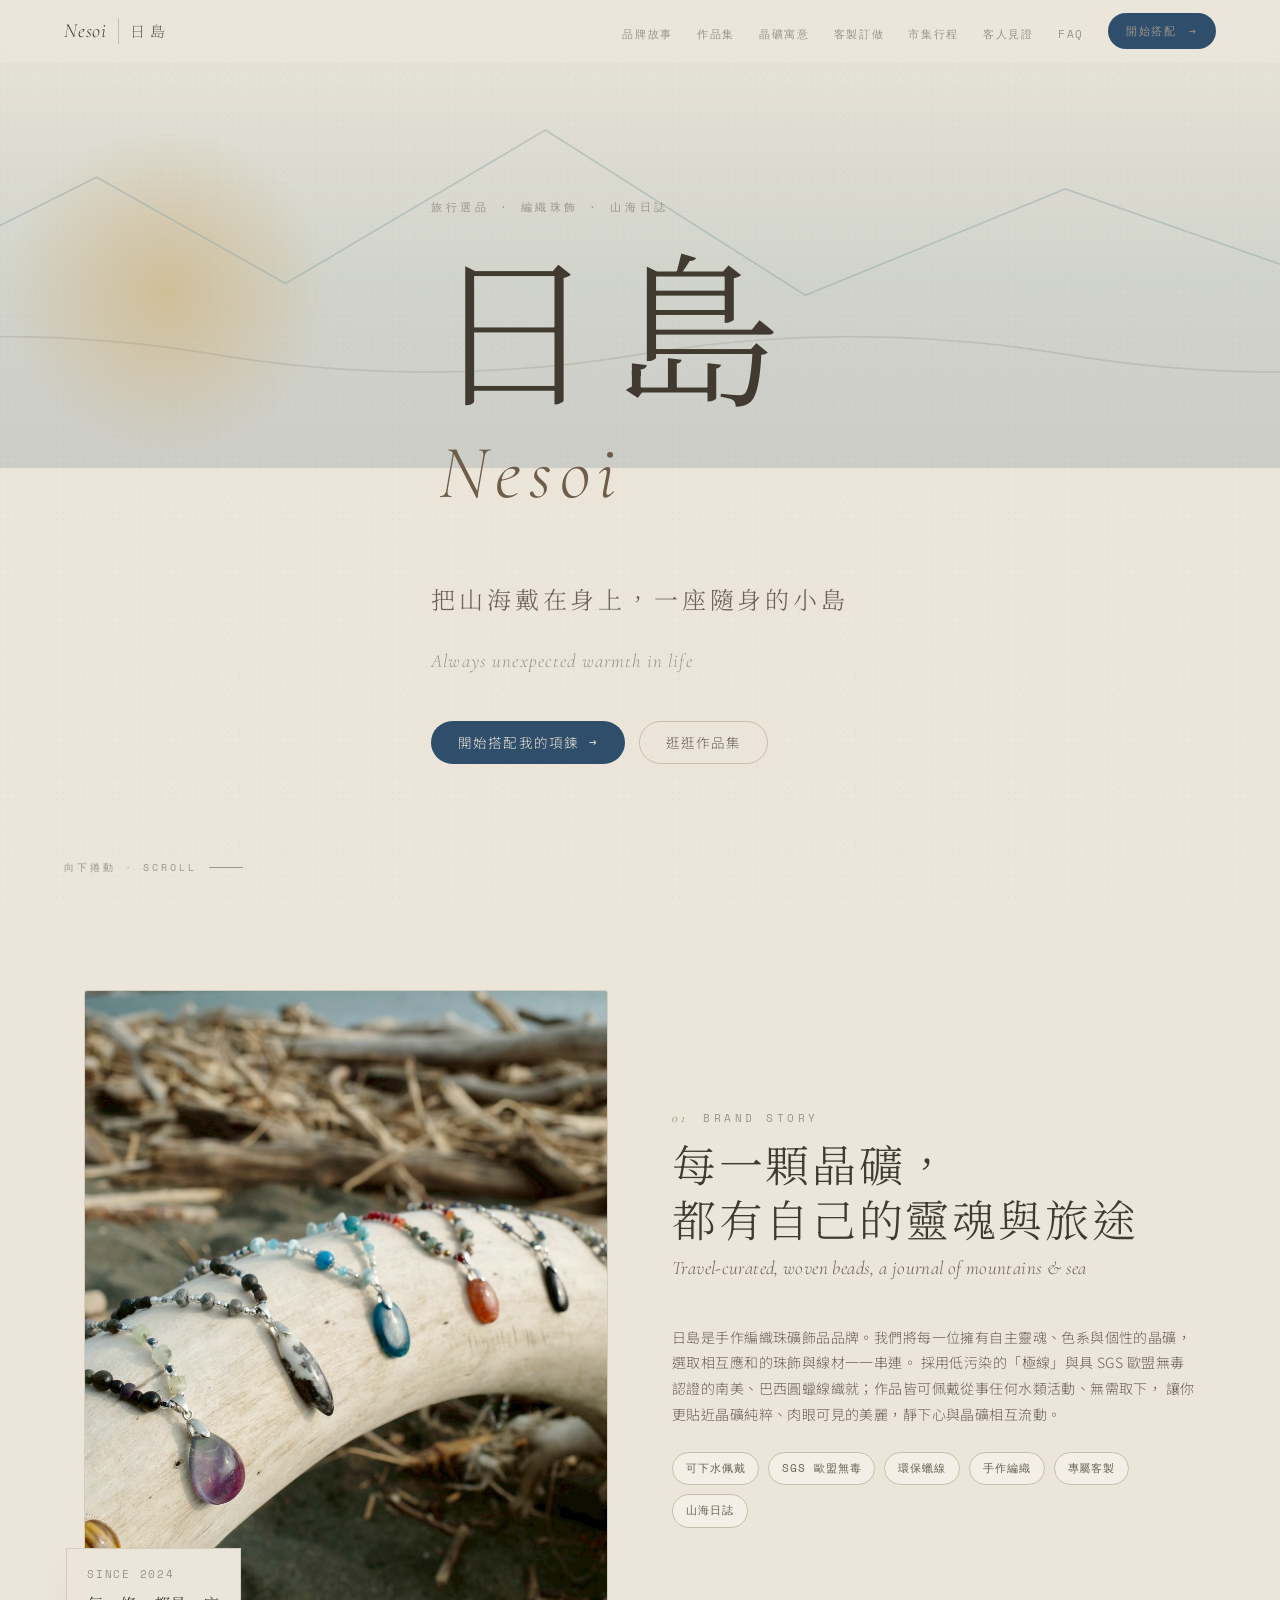
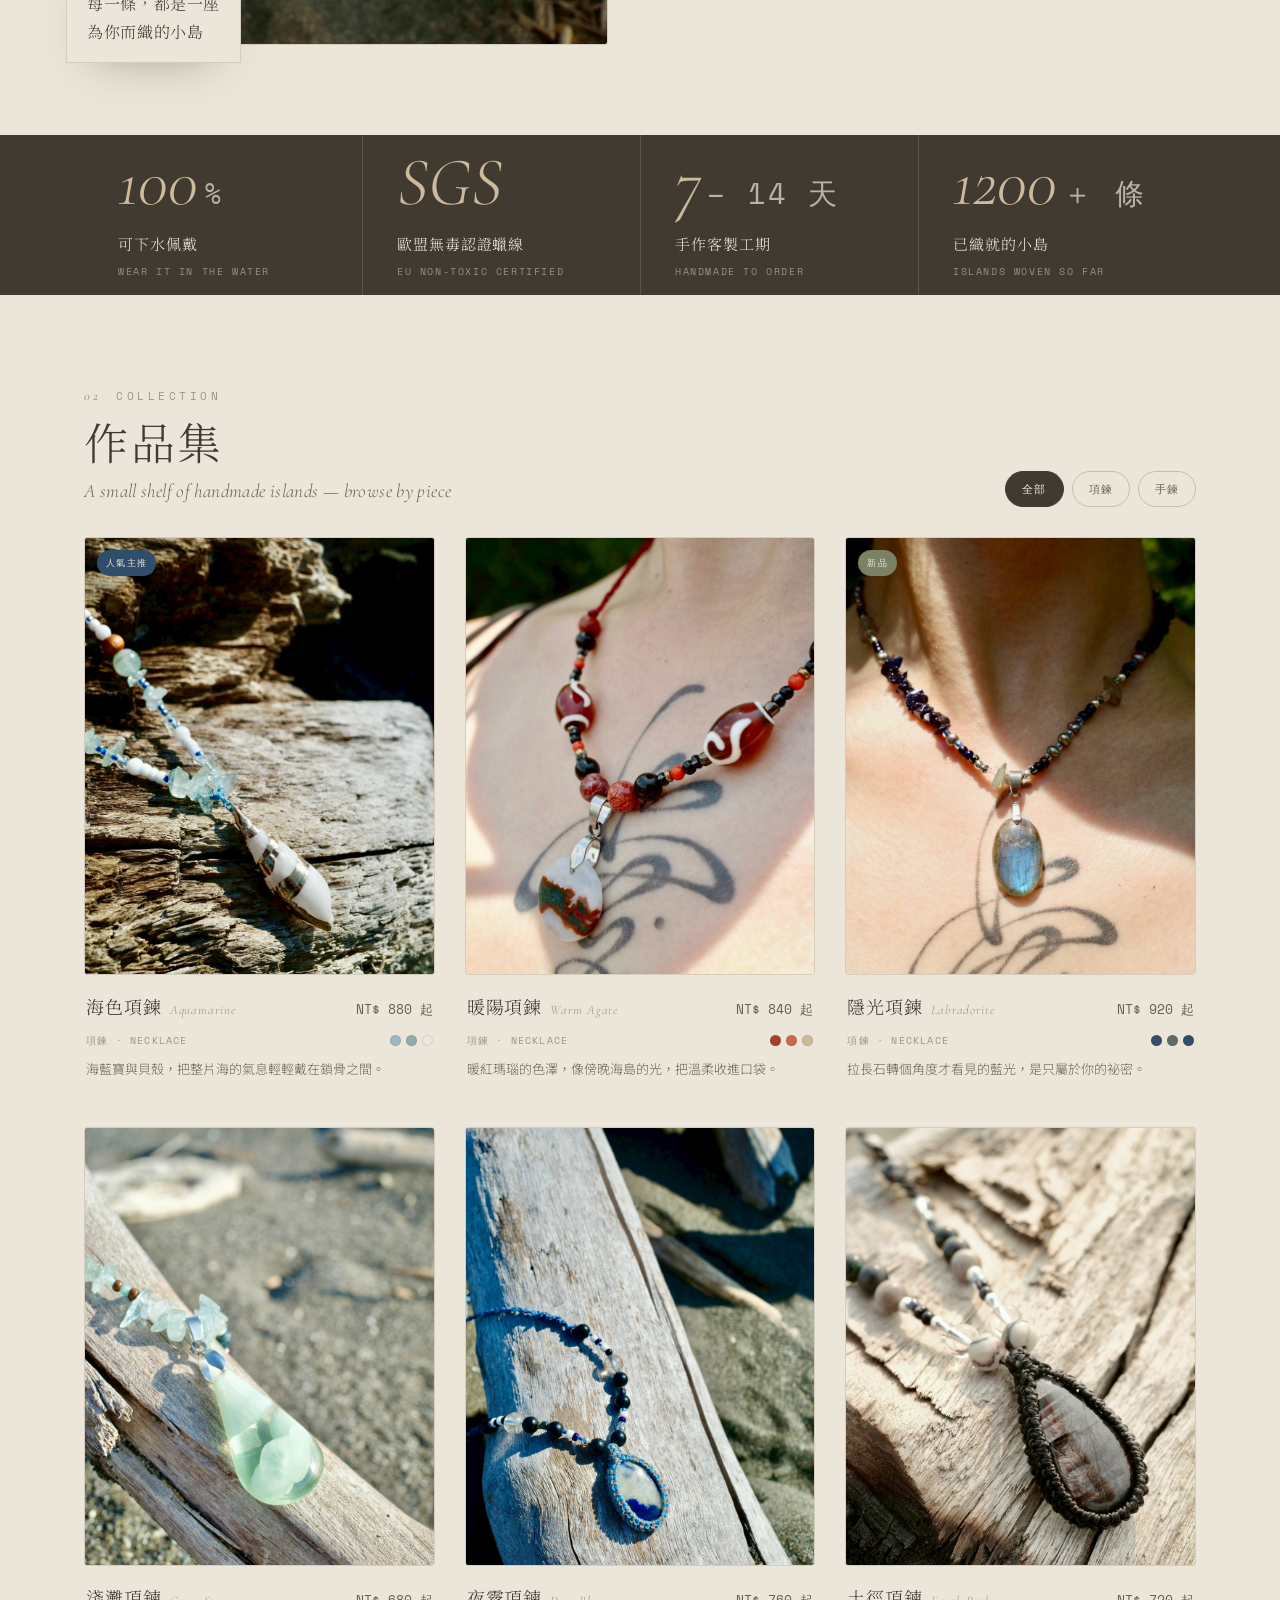
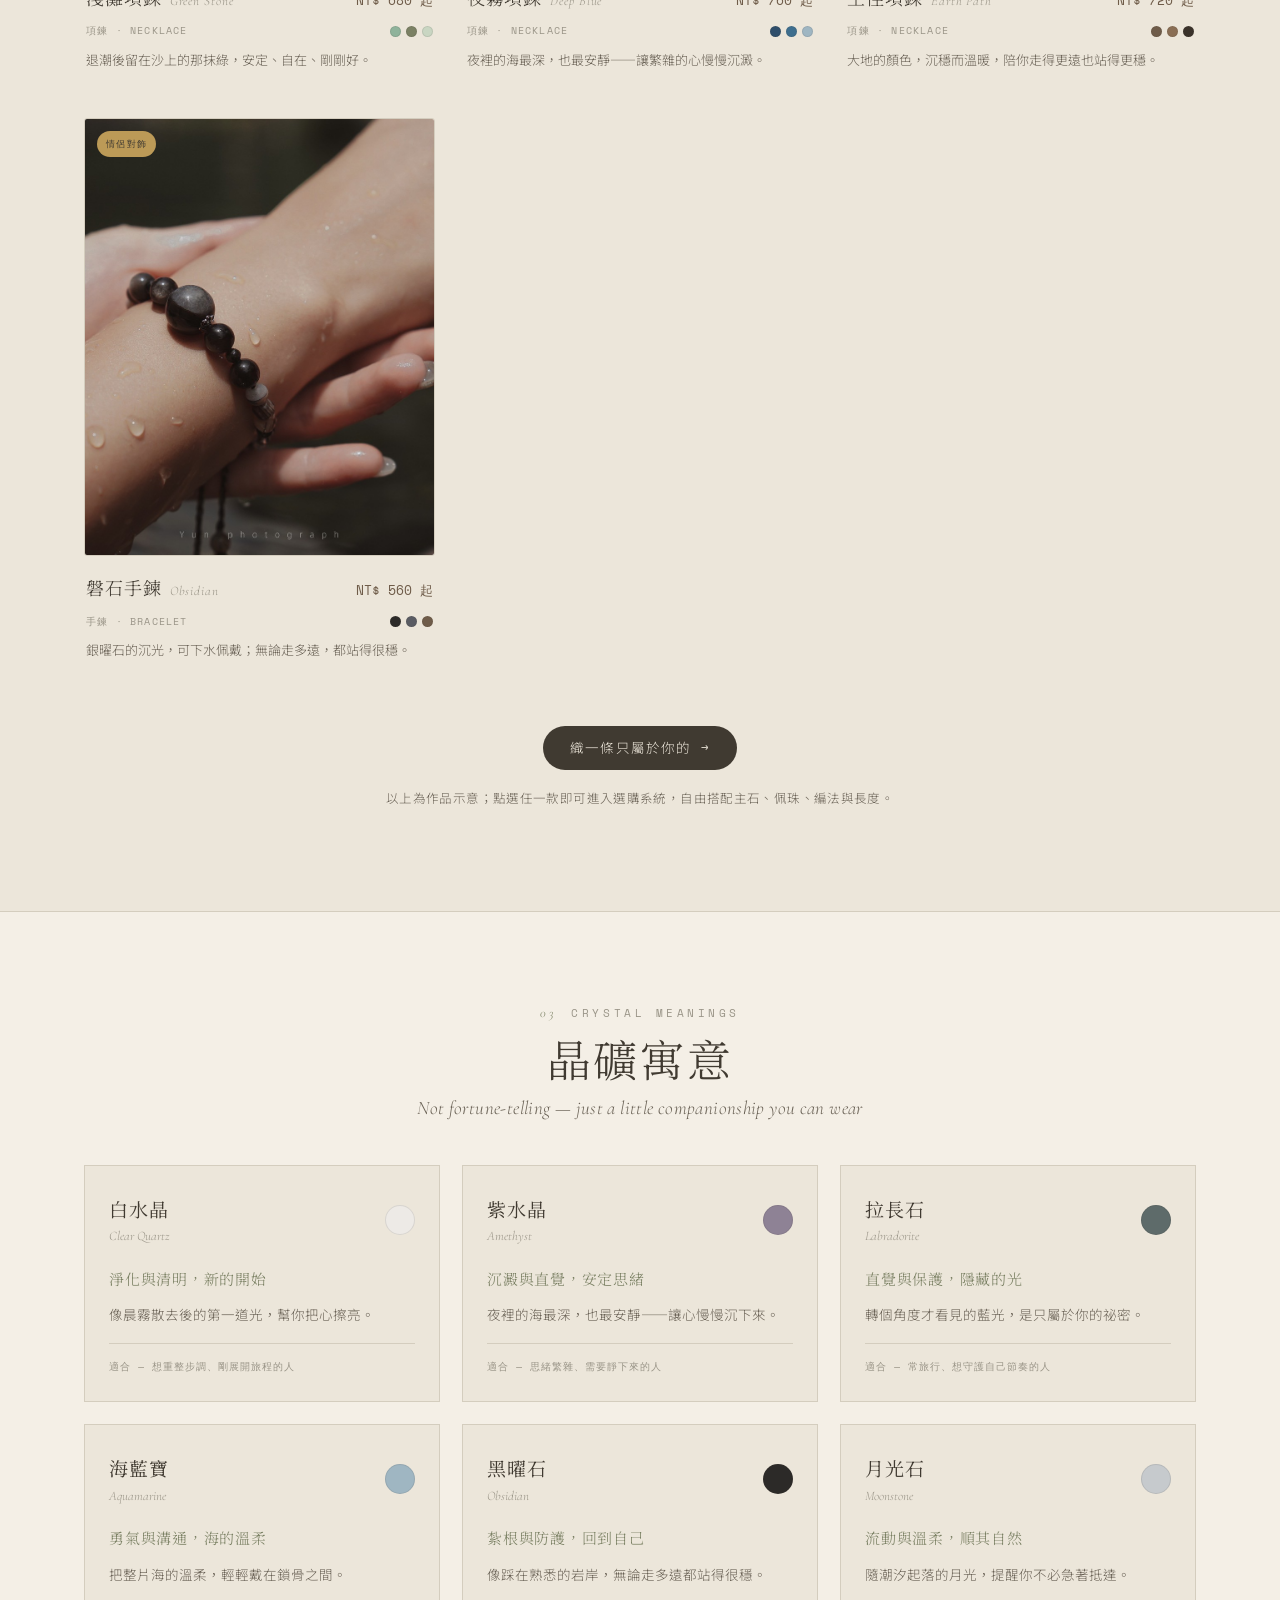
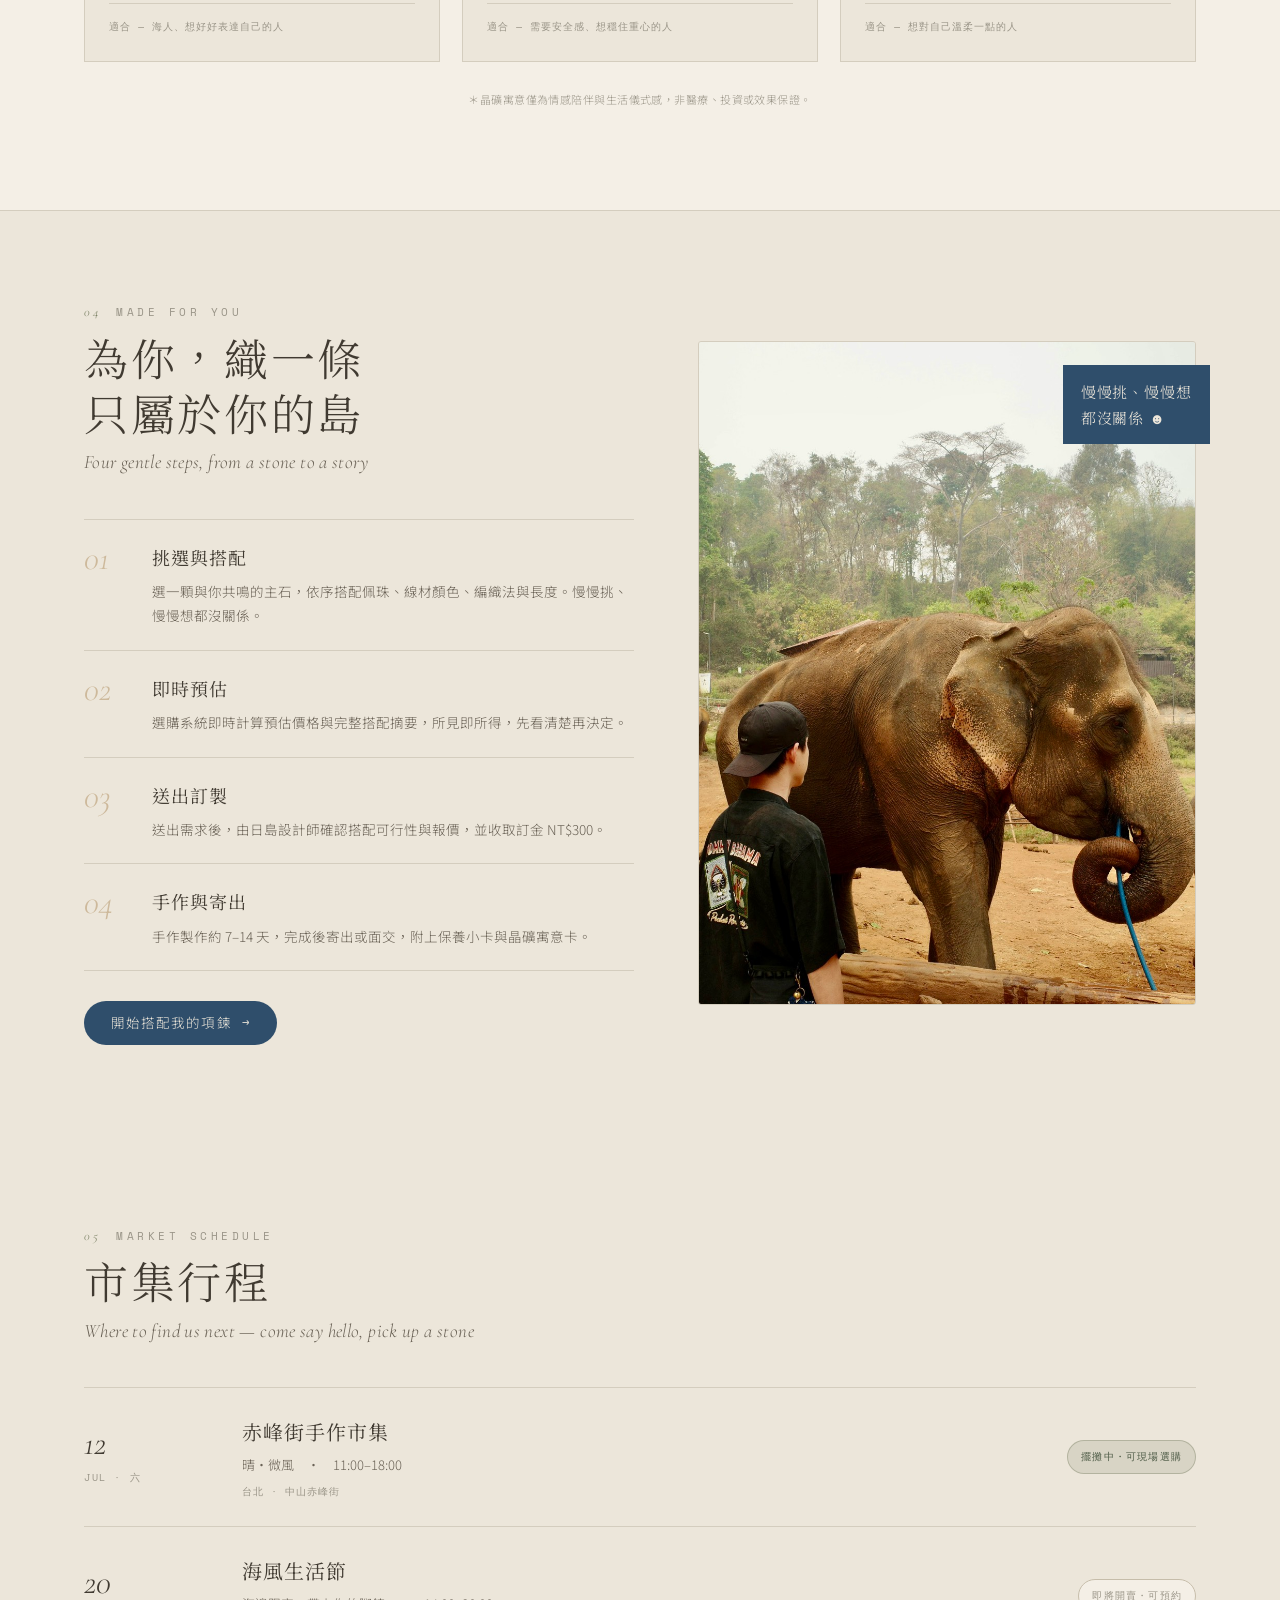
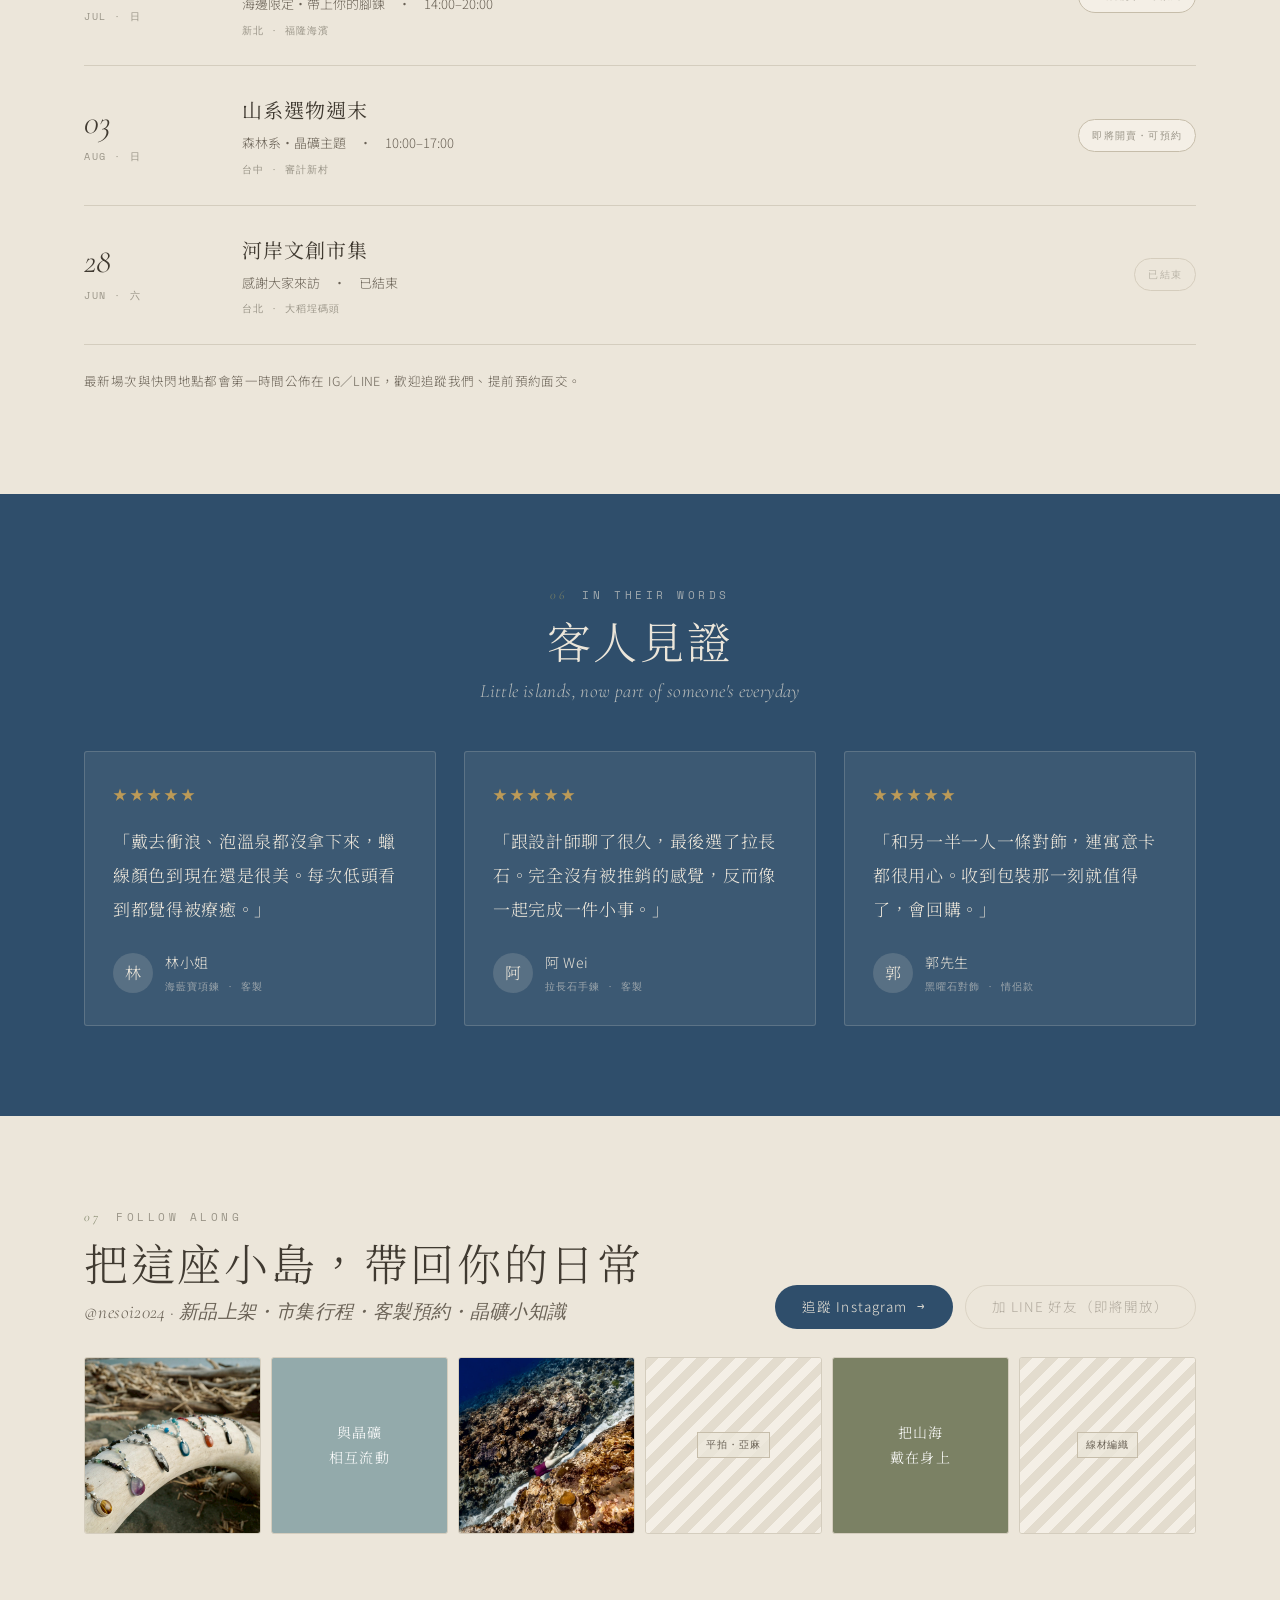
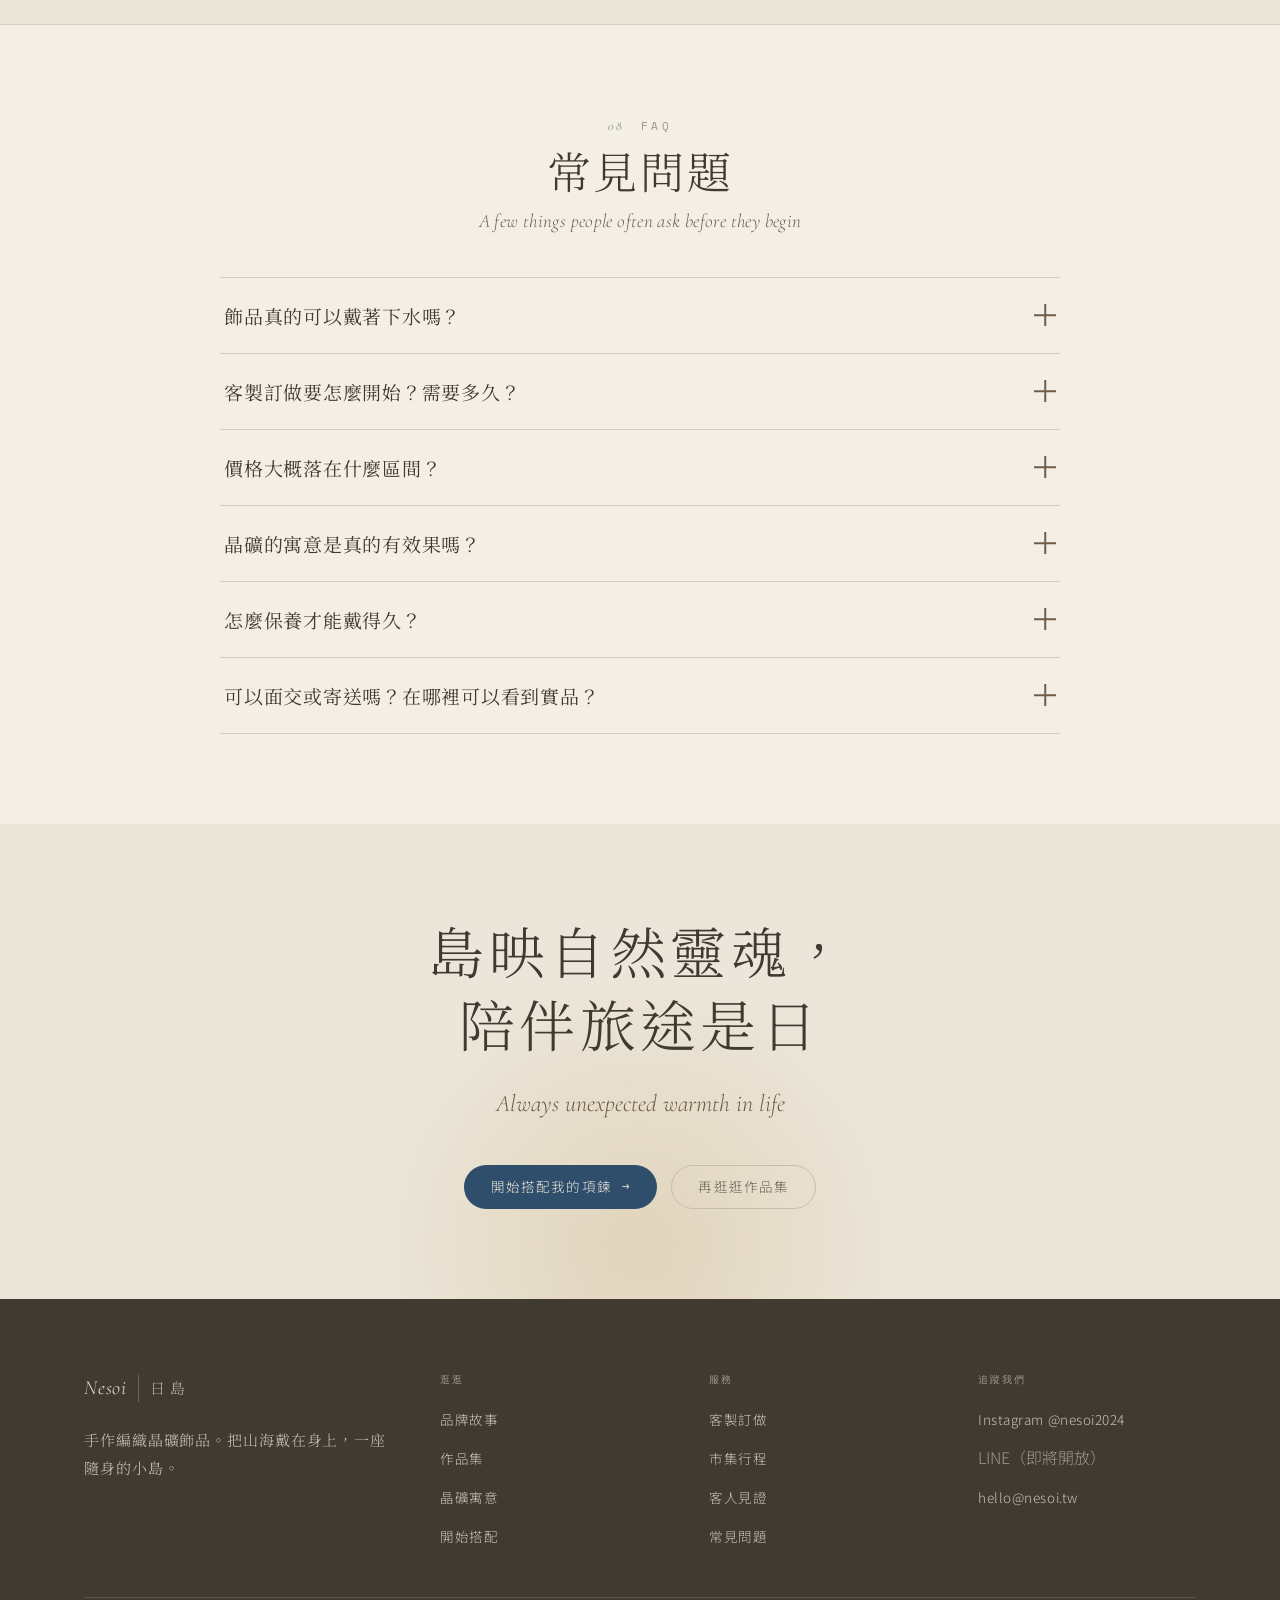
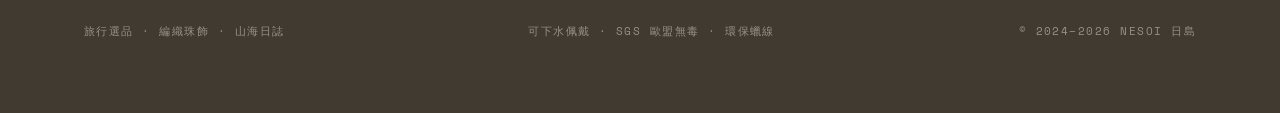
<file: index.html>
<!DOCTYPE html>
<html lang="zh-Hant">
<head>
<meta charset="UTF-8">
<meta name="viewport" content="width=device-width, initial-scale=1.0">
<title>日島 Nesoi — 手作編織晶礦飾品｜官方網站</title>
<meta name="description" content="日島 Nesoi 手作編織晶礦飾品。把山海戴在身上，一座隨身的小島。可下水佩戴、SGS 歐盟無毒環保蠟線，提供現場選購與專屬客製。">
<link rel="preconnect" href="https://fonts.googleapis.com">
<link rel="preconnect" href="https://fonts.gstatic.com" crossorigin>
<link href="https://fonts.googleapis.com/css2?family=Noto+Serif+TC:wght@200;300;400;500&family=Noto+Sans+TC:wght@300;400;500&family=Cormorant+Garamond:ital,wght@0,300;0,400;0,500;1,300;1,400;1,500&family=Space+Mono:wght@400;700&display=swap" rel="stylesheet">
<link rel="stylesheet" href="css/site.css">
</head>
<body>

<!-- ============ TOP NAV ============ -->
<header class="topbar" data-screen-label="導覽列">
  <div class="wrap">
    <a class="brandmark" href="#top">Nesoi<span class="cn">日島</span></a>
    <ul class="navlinks">
      <li><a href="#story">品牌故事</a></li>
      <li><a href="#catalog">作品集</a></li>
      <li><a href="#meaning">晶礦寓意</a></li>
      <li><a href="#custom">客製訂做</a></li>
      <li><a href="#markets">市集行程</a></li>
      <li><a href="#voices">客人見證</a></li>
      <li><a href="#faq">FAQ</a></li>
      <li><a class="nav-cta" href="nesoi-shop/index.html#/build">開始搭配　→</a></li>
    </ul>
    <button class="nav-toggle" aria-label="選單"><span></span><span></span><span></span></button>
  </div>
</header>

<!-- ============ HERO ============ -->
<section class="hero" id="top">
  <div class="layer horizon"></div>
  <div class="layer sun"></div>
  <div class="layer ridge" aria-hidden="true">
    <svg viewBox="0 0 1440 320" preserveAspectRatio="xMidYMax slice" fill="none" stroke="var(--sea)" stroke-width="1.4">
      <path d="M0 280 L260 150 L420 240 L640 110 L860 250 L1080 160 L1280 230 L1440 170"/>
      <path d="M0 300 Q180 270 360 300 T720 300 T1080 300 T1440 300" stroke="var(--mineral)" opacity=".6"/>
    </svg>
  </div>
  <div class="wrap hero-inner">
    <p class="eyebrow">旅行選品 · 編織珠飾 · 山海日誌</p>
    <h1>日島</h1>
    <div class="en-l">Nesoi</div>
    <p class="tagline">把山海戴在身上，一座隨身的小島</p>
    <p class="tagline-en">Always unexpected warmth in life</p>
    <div class="hero-cta">
      <a class="btn btn-primary" href="nesoi-shop/index.html#/build"><span class="cn">開始搭配我的項鍊</span><span class="arrow">→</span></a>
      <a class="btn btn-ghost" href="#catalog"><span class="cn">逛逛作品集</span></a>
    </div>
  </div>
  <div class="scrollhint">向下捲動 · Scroll</div>
</section>

<!-- ============ 01 STORY ============ -->
<section class="section" id="story" data-screen-label="品牌故事">
  <div class="wrap">
    <div class="story-grid">
      <div class="story-media reveal">
        <div class="ph center" data-label="品牌主視覺・晶礦特寫 brand hero"><img src="images/hero.jpg" alt="日島手作晶礦項鍊主視覺" style="position:absolute;inset:0;width:100%;height:100%;object-fit:cover"></div>
        <div class="badge-float">
          <span class="mono-cap">Since 2024</span>
          <div class="t">每一條，都是一座<br>為你而織的小島</div>
        </div>
      </div>
      <div class="reveal d1">
        <div class="sec-head"><span class="sec-no">01</span><span class="eyebrow">Brand Story</span></div>
        <h2 class="sec-title">每一顆晶礦，<br>都有自己的靈魂與旅途</h2>
        <p class="sec-sub">Travel-curated, woven beads, a journal of mountains &amp; sea</p>
        <p class="note" style="max-width:40em">
          日島是手作編織珠礦飾品品牌。我們將每一位擁有自主靈魂、色系與個性的晶礦，選取相互應和的珠飾與線材一一串連。
          採用低污染的「極線」與具 SGS 歐盟無毒認證的南美、巴西圓蠟線織就；作品皆可佩戴從事任何水類活動、無需取下，
          讓你更貼近晶礦純粹、肉眼可見的美麗，靜下心與晶礦相互流動。
        </p>
        <div class="keywords">
          <span class="kw">可下水佩戴</span><span class="kw">SGS 歐盟無毒</span><span class="kw">環保蠟線</span>
          <span class="kw">手作編織</span><span class="kw">專屬客製</span><span class="kw">山海日誌</span>
        </div>
      </div>
    </div>
  </div>
</section>

<!-- ============ STATS ============ -->
<section class="stats" data-screen-label="材質工法">
  <div class="wrap">
    <div class="grid">
      <div class="stat reveal">
        <div class="num"><span data-count="100">0</span><span class="unit">%</span></div>
        <div class="lbl">可下水佩戴</div>
        <div class="en">Wear it in the water</div>
      </div>
      <div class="stat reveal d1">
        <div class="num">SGS</div>
        <div class="lbl">歐盟無毒認證蠟線</div>
        <div class="en">EU non-toxic certified</div>
      </div>
      <div class="stat reveal d2">
        <div class="num"><span data-count="7">0</span><span class="unit">– 14 天</span></div>
        <div class="lbl">手作客製工期</div>
        <div class="en">Handmade to order</div>
      </div>
      <div class="stat reveal d3">
        <div class="num"><span data-count="1200">0</span><span class="unit">＋ 條</span></div>
        <div class="lbl">已織就的小島</div>
        <div class="en">Islands woven so far</div>
      </div>
    </div>
  </div>
</section>

<!-- ============ 02 CATALOG ============ -->
<section class="section" id="catalog" data-screen-label="作品集">
  <div class="wrap">
    <div class="catalog-head">
      <div>
        <div class="sec-head"><span class="sec-no">02</span><span class="eyebrow">Collection</span></div>
        <h2 class="sec-title">作品集</h2>
        <p class="sec-sub" style="margin-bottom:0">A small shelf of handmade islands — browse by piece</p>
      </div>
      <div class="filters" role="tablist" aria-label="作品分類">
        <button class="filter active" data-cat="all">全部</button>
        <button class="filter" data-cat="necklace">項鍊</button>
        <button class="filter" data-cat="bracelet">手鍊</button>
      </div>
    </div>

    <div class="product-grid">
      <!-- 1 · p5 海色項鍊 -->
      <a class="product" data-cat="necklace" href="nesoi-shop/index.html#/build">
        <div class="shot">
          <span class="tag-flag">人氣主推</span>
          <div class="ph center"><img src="images/aqua.jpg" alt="海色項鍊" style="position:absolute;inset:0;width:100%;height:100%;object-fit:cover"></div>
          <span class="reveal-cover"></span>
          <span class="quick">開始搭配這款 →</span>
        </div>
        <div class="info">
          <div class="row1"><div class="name">海色項鍊<span class="en">Aquamarine</span></div><div class="price">NT$ 880 起</div></div>
          <div class="meta"><span class="cat">項鍊 · Necklace</span><span class="dots"><i style="background:#9FB6C2"></i><i style="background:#93AAAB"></i><i style="background:#ECE6DA"></i></span></div>
          <p class="desc">海藍寶與貝殼，把整片海的氣息輕輕戴在鎖骨之間。</p>
        </div>
      </a>
      <!-- 2 · p1 暖陽項鍊 -->
      <a class="product" data-cat="necklace" href="nesoi-shop/index.html#/build">
        <div class="shot">
          <div class="ph center"><img src="images/warm.jpg" alt="暖陽項鍊" style="position:absolute;inset:0;width:100%;height:100%;object-fit:cover"></div>
          <span class="reveal-cover"></span>
          <span class="quick">開始搭配這款 →</span>
        </div>
        <div class="info">
          <div class="row1"><div class="name">暖陽項鍊<span class="en">Warm Agate</span></div><div class="price">NT$ 840 起</div></div>
          <div class="meta"><span class="cat">項鍊 · Necklace</span><span class="dots"><i style="background:#A6402F"></i><i style="background:#C96A4B"></i><i style="background:#CDB99B"></i></span></div>
          <p class="desc">暖紅瑪瑙的色澤，像傍晚海島的光，把溫柔收進口袋。</p>
        </div>
      </a>
      <!-- 3 · p2 隱光項鍊 -->
      <a class="product" data-cat="necklace" href="nesoi-shop/index.html#/build">
        <div class="shot">
          <span class="tag-flag olive">新品</span>
          <div class="ph center"><img src="images/labradorite.jpg" alt="隱光項鍊" style="position:absolute;inset:0;width:100%;height:100%;object-fit:cover"></div>
          <span class="reveal-cover"></span>
          <span class="quick">開始搭配這款 →</span>
        </div>
        <div class="info">
          <div class="row1"><div class="name">隱光項鍊<span class="en">Labradorite</span></div><div class="price">NT$ 920 起</div></div>
          <div class="meta"><span class="cat">項鍊 · Necklace</span><span class="dots"><i style="background:#3A4A6B"></i><i style="background:#5E6B6A"></i><i style="background:#2F4E6B"></i></span></div>
          <p class="desc">拉長石轉個角度才看見的藍光，是只屬於你的祕密。</p>
        </div>
      </a>
      <!-- 4 · p4 淺灘項鍊 -->
      <a class="product" data-cat="necklace" href="nesoi-shop/index.html#/build">
        <div class="shot">
          <div class="ph center"><img src="images/green.jpg" alt="淺灘項鍊" style="position:absolute;inset:0;width:100%;height:100%;object-fit:cover"></div>
          <span class="reveal-cover"></span>
          <span class="quick">開始搭配這款 →</span>
        </div>
        <div class="info">
          <div class="row1"><div class="name">淺灘項鍊<span class="en">Green Stone</span></div><div class="price">NT$ 680 起</div></div>
          <div class="meta"><span class="cat">項鍊 · Necklace</span><span class="dots"><i style="background:#8FB39B"></i><i style="background:#7B8164"></i><i style="background:#C9D6C2"></i></span></div>
          <p class="desc">退潮後留在沙上的那抹綠，安定、自在、剛剛好。</p>
        </div>
      </a>
      <!-- 5 · p6 夜霧項鍊 -->
      <a class="product" data-cat="necklace" href="nesoi-shop/index.html#/build">
        <div class="shot">
          <div class="ph center"><img src="images/blue.jpg" alt="夜霧項鍊" style="position:absolute;inset:0;width:100%;height:100%;object-fit:cover"></div>
          <span class="reveal-cover"></span>
          <span class="quick">開始搭配這款 →</span>
        </div>
        <div class="info">
          <div class="row1"><div class="name">夜霧項鍊<span class="en">Deep Blue</span></div><div class="price">NT$ 760 起</div></div>
          <div class="meta"><span class="cat">項鍊 · Necklace</span><span class="dots"><i style="background:#2F4E6B"></i><i style="background:#3E6E8E"></i><i style="background:#9FB6C2"></i></span></div>
          <p class="desc">夜裡的海最深，也最安靜——讓繁雜的心慢慢沉澱。</p>
        </div>
      </a>
      <!-- 6 · p7 土徑項鍊 -->
      <a class="product" data-cat="necklace" href="nesoi-shop/index.html#/build">
        <div class="shot">
          <div class="ph center"><img src="images/earth.jpg" alt="土徑項鍊" style="position:absolute;inset:0;width:100%;height:100%;object-fit:cover"></div>
          <span class="reveal-cover"></span>
          <span class="quick">開始搭配這款 →</span>
        </div>
        <div class="info">
          <div class="row1"><div class="name">土徑項鍊<span class="en">Earth Path</span></div><div class="price">NT$ 720 起</div></div>
          <div class="meta"><span class="cat">項鍊 · Necklace</span><span class="dots"><i style="background:#6F5C49"></i><i style="background:#8A6E54"></i><i style="background:#3A322A"></i></span></div>
          <p class="desc">大地的顏色，沉穩而溫暖，陪你走得更遠也站得更穩。</p>
        </div>
      </a>
      <!-- 7 · p3 磐石手鍊 -->
      <a class="product" data-cat="bracelet" href="nesoi-shop/index.html#/build">
        <div class="shot">
          <span class="tag-flag gold">情侶對飾</span>
          <div class="ph center"><img src="images/obsidian.jpg" alt="磐石手鍊" style="position:absolute;inset:0;width:100%;height:100%;object-fit:cover"></div>
          <span class="reveal-cover"></span>
          <span class="quick">開始搭配這款 →</span>
        </div>
        <div class="info">
          <div class="row1"><div class="name">磐石手鍊<span class="en">Obsidian</span></div><div class="price">NT$ 560 起</div></div>
          <div class="meta"><span class="cat">手鍊 · Bracelet</span><span class="dots"><i style="background:#2C2A28"></i><i style="background:#5A5C63"></i><i style="background:#6F5C49"></i></span></div>
          <p class="desc">銀曜石的沉光，可下水佩戴；無論走多遠，都站得很穩。</p>
        </div>
      </a>
    </div>

    <div class="catalog-foot">
      <a class="btn btn-dark" href="nesoi-shop/index.html#/build"><span class="cn">織一條只屬於你的</span><span class="arrow">→</span></a>
      <p class="note tiny" style="margin-top:16px">以上為作品示意；點選任一款即可進入選購系統，自由搭配主石、佩珠、編法與長度。</p>
    </div>
  </div>
</section>

<!-- ============ 03 MEANING ============ -->
<section class="section meaning" id="meaning" data-screen-label="晶礦寓意">
  <div class="wrap">
    <div class="sec-head-center" style="margin-bottom:40px">
      <div class="sec-head"><span class="sec-no">03</span><span class="eyebrow">Crystal Meanings</span></div>
      <h2 class="sec-title">晶礦寓意</h2>
      <p class="sec-sub">Not fortune-telling — just a little companionship you can wear</p>
    </div>

    <div class="meaning-grid">
      <div class="mcard reveal">
        <div class="top"><div><h4>白水晶</h4><div class="en">Clear Quartz</div></div><span class="stone" style="background:#EDEAE6"></span></div>
        <div class="mn">淨化與清明，新的開始</div>
        <p class="qt">像晨霧散去後的第一道光，幫你把心擦亮。</p>
        <div class="for">適合 — 想重整步調、剛展開旅程的人</div>
      </div>
      <div class="mcard reveal d1">
        <div class="top"><div><h4>紫水晶</h4><div class="en">Amethyst</div></div><span class="stone" style="background:#8E8295"></span></div>
        <div class="mn">沉澱與直覺，安定思緒</div>
        <p class="qt">夜裡的海最深，也最安靜——讓心慢慢沉下來。</p>
        <div class="for">適合 — 思緒繁雜、需要靜下來的人</div>
      </div>
      <div class="mcard reveal d2">
        <div class="top"><div><h4>拉長石</h4><div class="en">Labradorite</div></div><span class="stone" style="background:#5E6B6A"></span></div>
        <div class="mn">直覺與保護，隱藏的光</div>
        <p class="qt">轉個角度才看見的藍光，是只屬於你的祕密。</p>
        <div class="for">適合 — 常旅行、想守護自己節奏的人</div>
      </div>
      <div class="mcard reveal">
        <div class="top"><div><h4>海藍寶</h4><div class="en">Aquamarine</div></div><span class="stone" style="background:#9FB6C2"></span></div>
        <div class="mn">勇氣與溝通，海的溫柔</div>
        <p class="qt">把整片海的溫柔，輕輕戴在鎖骨之間。</p>
        <div class="for">適合 — 海人、想好好表達自己的人</div>
      </div>
      <div class="mcard reveal d1">
        <div class="top"><div><h4>黑曜石</h4><div class="en">Obsidian</div></div><span class="stone" style="background:#2C2A28"></span></div>
        <div class="mn">紮根與防護，回到自己</div>
        <p class="qt">像踩在熟悉的岩岸，無論走多遠都站得很穩。</p>
        <div class="for">適合 — 需要安全感、想穩住重心的人</div>
      </div>
      <div class="mcard reveal d2">
        <div class="top"><div><h4>月光石</h4><div class="en">Moonstone</div></div><span class="stone" style="background:#C6CACD"></span></div>
        <div class="mn">流動與溫柔，順其自然</div>
        <p class="qt">隨潮汐起落的月光，提醒你不必急著抵達。</p>
        <div class="for">適合 — 想對自己溫柔一點的人</div>
      </div>
    </div>
    <p class="disc">＊晶礦寓意僅為情感陪伴與生活儀式感，非醫療、投資或效果保證。</p>
  </div>
</section>

<!-- ============ 04 CUSTOM FLOW ============ -->
<section class="section" id="custom" data-screen-label="客製訂做">
  <div class="wrap">
    <div class="flow">
      <div class="reveal">
        <div class="sec-head"><span class="sec-no">04</span><span class="eyebrow">Made for You</span></div>
        <h2 class="sec-title">為你，織一條<br>只屬於你的島</h2>
        <p class="sec-sub">Four gentle steps, from a stone to a story</p>
        <ol class="steps">
          <li class="step"><span class="n">01</span><div><h4>挑選與搭配</h4><p>選一顆與你共鳴的主石，依序搭配佩珠、線材顏色、編織法與長度。慢慢挑、慢慢想都沒關係。</p></div></li>
          <li class="step"><span class="n">02</span><div><h4>即時預估</h4><p>選購系統即時計算預估價格與完整搭配摘要，所見即所得，先看清楚再決定。</p></div></li>
          <li class="step"><span class="n">03</span><div><h4>送出訂製</h4><p>送出需求後，由日島設計師確認搭配可行性與報價，並收取訂金 NT$300。</p></div></li>
          <li class="step"><span class="n">04</span><div><h4>手作與寄出</h4><p>手作製作約 7–14 天，完成後寄出或面交，附上保養小卡與晶礦寓意卡。</p></div></li>
        </ol>
        <div style="margin-top:30px">
          <a class="btn btn-primary" href="nesoi-shop/index.html#/build"><span class="cn">開始搭配我的項鍊</span><span class="arrow">→</span></a>
        </div>
      </div>
      <div class="flow-media reveal d1">
        <div class="ph center" data-label="客製搭配・線材與主石 custom"><img src="images/travel.jpg" alt="旅行選品・山海日誌" style="position:absolute;inset:0;width:100%;height:100%;object-fit:cover"></div>
        <div class="pull"><div class="serif">慢慢挑、慢慢想<br>都沒關係 ☻</div></div>
      </div>
    </div>
  </div>
</section>

<!-- ============ 05 MARKETS ============ -->
<section class="section" id="markets" data-screen-label="市集行程">
  <div class="wrap">
    <div class="sec-head"><span class="sec-no">05</span><span class="eyebrow">Market Schedule</span></div>
    <h2 class="sec-title">市集行程</h2>
    <p class="sec-sub">Where to find us next — come say hello, pick up a stone</p>

    <div class="markets">
      <div class="market-row reveal">
        <div class="date"><span class="d">12</span><span class="m">Jul · 六</span></div>
        <div class="where"><h4>赤峰街手作市集</h4><p>晴・微風　·　11:00–18:00</p><span class="loc">台北 · 中山赤峰街</span></div>
        <span class="market-status open">擺攤中・可現場選購</span>
      </div>
      <div class="market-row reveal d1">
        <div class="date"><span class="d">20</span><span class="m">Jul · 日</span></div>
        <div class="where"><h4>海風生活節</h4><p>海邊限定・帶上你的腳鍊　·　14:00–20:00</p><span class="loc">新北 · 福隆海濱</span></div>
        <span class="market-status soon">即將開賣・可預約</span>
      </div>
      <div class="market-row reveal d2">
        <div class="date"><span class="d">03</span><span class="m">Aug · 日</span></div>
        <div class="where"><h4>山系選物週末</h4><p>森林系・晶礦主題　·　10:00–17:00</p><span class="loc">台中 · 審計新村</span></div>
        <span class="market-status soon">即將開賣・可預約</span>
      </div>
      <div class="market-row reveal d3">
        <div class="date"><span class="d">28</span><span class="m">Jun · 六</span></div>
        <div class="where"><h4>河岸文創市集</h4><p>感謝大家來訪　·　已結束</p><span class="loc">台北 · 大稻埕碼頭</span></div>
        <span class="market-status done">已結束</span>
      </div>
    </div>
    <p class="note tiny" style="margin-top:24px">最新場次與快閃地點都會第一時間公佈在 IG／LINE，歡迎追蹤我們、提前預約面交。</p>
  </div>
</section>

<!-- ============ 06 TESTIMONIALS ============ -->
<section class="section testimonials" id="voices" data-screen-label="客人見證">
  <div class="wrap">
    <div class="sec-head-center" style="margin-bottom:44px">
      <div class="sec-head"><span class="sec-no">06</span><span class="eyebrow">In Their Words</span></div>
      <h2 class="sec-title">客人見證</h2>
      <p class="sec-sub">Little islands, now part of someone's everyday</p>
    </div>

    <div class="tgrid">
      <div class="tcard reveal">
        <div class="stars">★★★★★</div>
        <p class="quote">「戴去衝浪、泡溫泉都沒拿下來，蠟線顏色到現在還是很美。每次低頭看到都覺得被療癒。」</p>
        <div class="who"><span class="av">林</span><div><div class="nm">林小姐</div><div class="meta">海藍寶項鍊 · 客製</div></div></div>
      </div>
      <div class="tcard reveal d1">
        <div class="stars">★★★★★</div>
        <p class="quote">「跟設計師聊了很久，最後選了拉長石。完全沒有被推銷的感覺，反而像一起完成一件小事。」</p>
        <div class="who"><span class="av">阿</span><div><div class="nm">阿 Wei</div><div class="meta">拉長石手鍊 · 客製</div></div></div>
      </div>
      <div class="tcard reveal d2">
        <div class="stars">★★★★★</div>
        <p class="quote">「和另一半一人一條對飾，連寓意卡都很用心。收到包裝那一刻就值得了，會回購。」</p>
        <div class="who"><span class="av">郭</span><div><div class="nm">郭先生</div><div class="meta">黑曜石對飾 · 情侶款</div></div></div>
      </div>
    </div>
  </div>
</section>

<!-- ============ 07 SOCIAL ============ -->
<section class="section" id="social" data-screen-label="社群">
  <div class="wrap">
    <div class="social-head">
      <div>
        <div class="sec-head"><span class="sec-no">07</span><span class="eyebrow">Follow Along</span></div>
        <h2 class="sec-title">把這座小島，帶回你的日常</h2>
        <p class="sec-sub" style="margin-bottom:0">@nesoi2024 · 新品上架・市集行程・客製預約・晶礦小知識</p>
      </div>
      <div class="social-cta">
        <a class="btn btn-primary" href="https://instagram.com/nesoi2024" target="_blank" rel="noopener"><span class="cn">追蹤 Instagram</span><span class="arrow">→</span></a>
        <!-- TODO: 之後有 LINE 後，改回 <a class="btn btn-ghost" href="你的LINE連結" target="_blank" rel="noopener"><span class="cn">加 LINE 好友</span></a> -->
        <span class="btn btn-ghost" aria-disabled="true" style="opacity:.45;cursor:default;pointer-events:none"><span class="cn">加 LINE 好友（即將開放）</span></span>
      </div>
    </div>

    <div class="ig-grid">
      <div class="ig-cell"><div class="ph center" data-label="晶礦特寫"><img src="images/group.jpg" alt="日島晶礦作品合輯" style="position:absolute;inset:0;width:100%;height:100%;object-fit:cover"></div><span class="ovl"><svg viewBox="0 0 24 24" fill="none" stroke-width="1.6"><rect x="3" y="3" width="18" height="18" rx="5"/><circle cx="12" cy="12" r="4"/><circle cx="17.5" cy="6.5" r="1" fill="#fff" stroke="none"/></svg></span></div>
      <div class="ig-cell quote sea"><p>與晶礦<br>相互流動</p></div>
      <div class="ig-cell"><div class="ph center" data-label="海邊配戴"><img src="images/sea.jpg" alt="可下水佩戴・海人飾品" style="position:absolute;inset:0;width:100%;height:100%;object-fit:cover"></div><span class="ovl"><svg viewBox="0 0 24 24" fill="none" stroke-width="1.6"><rect x="3" y="3" width="18" height="18" rx="5"/><circle cx="12" cy="12" r="4"/><circle cx="17.5" cy="6.5" r="1" fill="#fff" stroke="none"/></svg></span></div>
      <div class="ig-cell"><div class="ph center" data-label="平拍・亞麻"></div><span class="ovl"><svg viewBox="0 0 24 24" fill="none" stroke-width="1.6"><rect x="3" y="3" width="18" height="18" rx="5"/><circle cx="12" cy="12" r="4"/><circle cx="17.5" cy="6.5" r="1" fill="#fff" stroke="none"/></svg></span></div>
      <div class="ig-cell quote olive"><p>把山海<br>戴在身上</p></div>
      <div class="ig-cell"><div class="ph center" data-label="線材編織"></div><span class="ovl"><svg viewBox="0 0 24 24" fill="none" stroke-width="1.6"><rect x="3" y="3" width="18" height="18" rx="5"/><circle cx="12" cy="12" r="4"/><circle cx="17.5" cy="6.5" r="1" fill="#fff" stroke="none"/></svg></span></div>
    </div>
  </div>
</section>

<!-- ============ 08 FAQ ============ -->
<section class="section" id="faq" data-screen-label="FAQ" style="background:var(--paper-2);border-top:1px solid var(--hairline)">
  <div class="wrap">
    <div class="sec-head-center" style="margin-bottom:40px">
      <div class="sec-head"><span class="sec-no">08</span><span class="eyebrow">FAQ</span></div>
      <h2 class="sec-title">常見問題</h2>
      <p class="sec-sub">A few things people often ask before they begin</p>
    </div>

    <div class="faq">
      <div class="faq-item">
        <button class="faq-q">飾品真的可以戴著下水嗎？<span class="ic"></span></button>
        <div class="faq-a"><div class="inner">可以。我們採用低污染的「極線」與具 SGS 歐盟無毒認證的南美、巴西圓蠟線編織，作品可佩戴從事任何水類活動、無需取下。建議避免長時間接觸香水、酒精與化學清潔劑，能讓蠟線色澤更持久。</div></div>
      </div>
      <div class="faq-item">
        <button class="faq-q">客製訂做要怎麼開始？需要多久？<span class="ic"></span></button>
        <div class="faq-a"><div class="inner">直接在「開始搭配我的項鍊」選購系統挑主石、佩珠、編法與長度，系統會即時預估價格。送出後由設計師確認搭配並報價、收訂金 NT$300，手作製作約 7–14 天，完成後寄出或面交。</div></div>
      </div>
      <div class="faq-item">
        <button class="faq-q">價格大概落在什麼區間？<span class="ic"></span></button>
        <div class="faq-a"><div class="inner">現貨項鍊約 NT$680 起、手鍊／腳鍊 NT$480 起、耳飾／戒指 NT$380 起；專屬客製 NT$880 起。實際價格依晶礦、佩珠與編法不同，客製價由設計師確認後報價。情侶／對飾兩件 9 折。</div></div>
      </div>
      <div class="faq-item">
        <button class="faq-q">晶礦的寓意是真的有效果嗎？<span class="ic"></span></button>
        <div class="faq-a"><div class="inner">我們把晶礦寓意當作一種情感陪伴與生活的儀式感，而不是開運算命或療效保證。喜歡它的故事、它的顏色與手感，就是最好的理由。</div></div>
      </div>
      <div class="faq-item">
        <button class="faq-q">怎麼保養才能戴得久？<span class="ic"></span></button>
        <div class="faq-a"><div class="inner">若有髒污，以清水輕輕沖洗、用軟布擦乾後陰乾即可；晶礦避免重摔與強烈撞擊。每一件都是手作，些微不同是手的痕跡，也是溫度的證明。</div></div>
      </div>
      <div class="faq-item">
        <button class="faq-q">可以面交或寄送嗎？在哪裡可以看到實品？<span class="ic"></span></button>
        <div class="faq-a"><div class="inner">提供宅配寄送與市集面交。最新的市集場次與快閃地點都會公佈在本頁「市集行程」與我們的 IG／LINE，歡迎追蹤、提前預約到攤位看實品。</div></div>
      </div>
    </div>
  </div>
</section>

<!-- ============ CLOSING CTA ============ -->
<section class="section closing" data-screen-label="行動呼籲">
  <div class="sun-bg" aria-hidden="true"></div>
  <div class="wrap reveal">
    <h2>島映自然靈魂，<br>陪伴旅途是日</h2>
    <p class="en">Always unexpected warmth in life</p>
    <div class="closing-cta">
      <a class="btn btn-primary" href="nesoi-shop/index.html#/build"><span class="cn">開始搭配我的項鍊</span><span class="arrow">→</span></a>
      <a class="btn btn-ghost" href="#catalog"><span class="cn">再逛逛作品集</span></a>
    </div>
  </div>
</section>

<!-- ============ FOOTER ============ -->
<footer class="footer" data-screen-label="頁尾">
  <div class="wrap">
    <div class="top">
      <div>
        <a class="brandmark" href="#top">Nesoi<span class="cn">日島</span></a>
        <p class="f-tag">手作編織晶礦飾品。把山海戴在身上，一座隨身的小島。</p>
      </div>
      <div>
        <h5>逛逛</h5>
        <ul>
          <li><a href="#story">品牌故事</a></li>
          <li><a href="#catalog">作品集</a></li>
          <li><a href="#meaning">晶礦寓意</a></li>
          <li><a href="nesoi-shop/index.html#/build">開始搭配</a></li>
        </ul>
      </div>
      <div>
        <h5>服務</h5>
        <ul>
          <li><a href="#custom">客製訂做</a></li>
          <li><a href="#markets">市集行程</a></li>
          <li><a href="#voices">客人見證</a></li>
          <li><a href="#faq">常見問題</a></li>
        </ul>
      </div>
      <div>
        <h5>追蹤我們</h5>
        <ul>
          <li><a href="https://instagram.com/nesoi2024" target="_blank" rel="noopener">Instagram @nesoi2024</a></li>
          <!-- TODO: 之後有 LINE 後，改回 <a href="你的LINE連結" target="_blank" rel="noopener">LINE @你的ID</a> -->
          <li><span style="opacity:.55">LINE（即將開放）</span></li>
          <li><a href="mailto:hello@nesoi.tw">hello@nesoi.tw</a></li>
        </ul>
      </div>
    </div>
    <div class="meta">
      <span>旅行選品 · 編織珠飾 · 山海日誌</span>
      <span>可下水佩戴 · SGS 歐盟無毒 · 環保蠟線</span>
      <span>© 2024–2026 Nesoi 日島</span>
    </div>
  </div>
</footer>

<script src="js/site.js"></script>
</body>
</html>
</file>
<file: css/site.css>
/* =========================================================
   日島 NESOI — 官方網站 Official Site
   色系：方案 A 山海自然系  |  作品型錄・好逛好買
   ========================================================= */

:root{
  /* ---- 方案 A 山海自然系 ---- */
  --paper:      #ECE6DA;   /* 霧米白 */
  --paper-2:    #F4EFE6;   /* 卡片底 */
  --paper-3:    #E3DCCE;   /* 凹陷底 */
  --ink:        #403A31;   /* 深岩墨 */
  --ink-soft:   #6A6256;   /* 次要文字 */
  --mineral:    #9A9588;   /* 礦石灰 */
  --hairline:   #D4CDBE;
  --hairline-2: #C6BDAA;

  --sea:        #93AAAB;   /* 海霧藍 */
  --deep-sea:   #2F4E6B;   /* 海藍（方案 A 主） */
  --olive:      #7B8164;
  --forest:     #4C5A45;   /* 深綠（方案 A 主） */
  --sand:       #CDB99B;
  --rock:       #6F5C49;
  --gold:       #BC9A57;   /* 日光金（點綴） */

  --serif-cn: "Noto Serif TC", serif;
  --sans-cn:  "Noto Sans TC", sans-serif;
  --serif-en: "Cormorant Garamond", Georgia, serif;
  --mono:     "Space Mono", ui-monospace, monospace;

  --maxw: 1240px;
  --pad: clamp(20px, 5vw, 64px);
  --nav-h: 62px;
}

*{ box-sizing: border-box; }
html{ scroll-behavior: smooth; }
body{
  margin:0;
  background: var(--paper);
  color: var(--ink);
  font-family: var(--sans-cn);
  font-weight: 300;
  line-height: 1.75;
  -webkit-font-smoothing: antialiased;
  text-rendering: optimizeLegibility;
  overflow-x: hidden;
}
::selection{ background: var(--deep-sea); color:#fff; }

/* paper grain */
body::before{
  content:""; position:fixed; inset:0; z-index:0; pointer-events:none;
  opacity:.5; mix-blend-mode:multiply;
  background-image:
    radial-gradient(circle at 12% 18%, rgba(111,92,73,.05) 0 1px, transparent 1px),
    radial-gradient(circle at 72% 62%, rgba(64,58,49,.04) 0 1px, transparent 1px);
  background-size: 7px 7px, 11px 11px;
}

img{ max-width:100%; display:block; }
a{ color: inherit; text-decoration:none; }

/* ---------- primitives ---------- */
.wrap{ max-width: var(--maxw); margin:0 auto; padding-inline: var(--pad); position:relative; z-index:1; }
.section{ padding-block: clamp(64px, 10vh, 132px); position:relative; z-index:1; }

.eyebrow{
  font-family: var(--mono);
  font-size: 11px; letter-spacing:.32em; text-transform:uppercase;
  color: var(--mineral); font-weight:400; margin:0;
}
.sec-no{ font-family: var(--serif-en); font-size: 13px; letter-spacing:.2em; color: var(--olive); font-style: italic; }
.sec-head{ display:flex; align-items:baseline; gap:16px; margin-bottom: 6px; }
.sec-title{
  font-family: var(--serif-cn); font-weight:300;
  font-size: clamp(26px, 3.6vw, 44px); letter-spacing:.06em;
  margin:.1em 0 .12em; line-height:1.25;
}
.sec-sub{
  font-family: var(--serif-en); font-style:italic; font-weight:300;
  color: var(--ink-soft); font-size: clamp(15px,1.5vw,19px); letter-spacing:.02em;
  margin:0 0 40px;
}
.sec-head-center{ text-align:center; }
.sec-head-center .sec-head{ justify-content:center; }
.note{ font-size:14px; color: var(--ink-soft); line-height:1.85; letter-spacing:.03em; }
.tiny{ font-size:12.5px; }
.mono-cap{ font-family:var(--mono); font-size:11px; letter-spacing:.16em; color:var(--mineral); text-transform:uppercase; }
.lead{
  font-family: var(--serif-cn); font-weight:300;
  font-size: clamp(17px, 1.9vw, 22px); line-height:2.05; letter-spacing:.05em;
  color: var(--ink); max-width: 40em; text-wrap: pretty;
}

/* ---------- buttons ---------- */
.btn{
  font-family: var(--mono); font-size:12px; letter-spacing:.14em;
  display:inline-flex; align-items:center; gap:10px;
  padding:14px 26px; border-radius:40px; cursor:pointer; border:1px solid transparent;
  transition:transform .25s, background .25s, color .25s, border-color .25s;
  text-transform:uppercase; line-height:1;
}
.btn .cn{ font-family:var(--sans-cn); text-transform:none; letter-spacing:.08em; font-size:13.5px; }
.btn-primary{ background:var(--deep-sea); color:var(--paper); }
.btn-primary:hover{ background:#274058; transform:translateY(-2px); }
.btn-dark{ background:var(--ink); color:var(--paper); }
.btn-dark:hover{ background:#2f2a23; transform:translateY(-2px); }
.btn-ghost{ background:transparent; border-color:var(--hairline-2); color:var(--ink-soft); }
.btn-ghost:hover{ border-color:var(--rock); color:var(--rock); }
.arrow{ transition:transform .25s; }
.btn:hover .arrow{ transform:translateX(4px); }

/* image placeholder */
.ph{
  position:relative; background:
    repeating-linear-gradient(135deg, var(--paper-3) 0 9px, var(--paper-2) 9px 18px);
  border:1px solid var(--hairline); overflow:hidden; color:var(--ink-soft);
  display:flex; align-items:flex-end;
}
.ph::after{
  content: attr(data-label);
  font-family:var(--mono); font-size:9.5px; letter-spacing:.1em; text-transform:uppercase;
  color:var(--ink-soft); background:color-mix(in srgb,var(--paper) 80%, transparent);
  padding:5px 8px; margin:8px; border:1px solid var(--hairline-2); line-height:1.4;
}
.ph.center{ align-items:center; justify-content:center; }
.ph.center::after{ margin:0; }

/* island mark */
.isle line, .isle path, .isle polyline, .isle circle{ vector-effect:non-scaling-stroke; }

/* ===================================================
   TOP NAV
   =================================================== */
.topbar{
  position: fixed; top:0; left:0; right:0; z-index:60;
  background: color-mix(in srgb, var(--paper) 80%, transparent);
  backdrop-filter: blur(11px);
  border-bottom:1px solid transparent;
  transition:border-color .3s, background .3s;
}
.topbar.scrolled{ border-bottom-color:var(--hairline); background: color-mix(in srgb, var(--paper) 92%, transparent); }
.topbar .wrap{ display:flex; align-items:center; justify-content:space-between; height:var(--nav-h); max-width:1340px; }
.brandmark{ display:flex; align-items:center; gap:11px; font-family:var(--serif-en); font-style:italic; font-size:20px; letter-spacing:.04em; }
.brandmark .cn{ font-family:var(--serif-cn); font-style:normal; font-size:15px; letter-spacing:.3em; color:var(--ink-soft); padding-left:11px; border-left:1px solid var(--hairline-2); }
.navlinks{ display:flex; gap:24px; list-style:none; margin:0; padding:0; align-items:center; }
.navlinks a{ font-family:var(--mono); font-size:10.5px; letter-spacing:.16em; text-transform:uppercase; color:var(--mineral); transition:color .25s; }
.navlinks a:hover{ color:var(--rock); }
.nav-cta{ display:inline-flex; align-items:center; gap:8px; font-family:var(--sans-cn); font-size:13px; letter-spacing:.06em; color:var(--paper); background:var(--deep-sea); padding:9px 18px; border-radius:30px; transition:background .25s, transform .25s; }
.nav-cta:hover{ background:#274058; transform:translateY(-1px); color:var(--paper); }
.nav-toggle{ display:none; background:none; border:none; cursor:pointer; padding:8px; }
.nav-toggle span{ display:block; width:22px; height:1.5px; background:var(--ink); margin:5px 0; transition:.3s; }
@media (max-width: 1040px){
  .navlinks{
    position:fixed; inset:var(--nav-h) 0 auto 0; flex-direction:column; gap:0;
    background:var(--paper); border-bottom:1px solid var(--hairline);
    padding:8px var(--pad) 24px; align-items:flex-start;
    transform:translateY(-120%); transition:transform .4s cubic-bezier(.4,0,.2,1); z-index:-1;
  }
  .navlinks.open{ transform:translateY(0); }
  .navlinks li{ width:100%; border-bottom:1px solid var(--hairline); }
  .navlinks li:last-child{ border-bottom:none; }
  .navlinks a{ display:block; padding:16px 0; font-size:12px; }
  .nav-toggle{ display:block; }
  .nav-cta{ display:none; }
}

/* ===================================================
   HERO
   =================================================== */
.hero{
  min-height: 100svh; display:flex; flex-direction:column; justify-content:center;
  position:relative; overflow:hidden; padding-top:var(--nav-h);
}
.hero .layer{ position:absolute; inset:0; z-index:0; pointer-events:none; }
.hero .horizon{
  left:0; right:0; bottom:0; height:52%;
  background: linear-gradient(180deg, transparent, color-mix(in srgb, var(--sea) 30%, transparent) 60%, color-mix(in srgb, var(--deep-sea) 16%, transparent));
}
.hero .sun{
  right: 13%; top: 14%;
  width: clamp(160px, 26vw, 360px); aspect-ratio:1; border-radius:50%;
  background: radial-gradient(circle at 50% 50%, color-mix(in srgb,var(--gold) 58%, var(--paper)), transparent 70%);
  opacity:.85;
}
.hero .ridge{ left:0; right:0; bottom:0; height:42%; opacity:.5; }
.hero .ridge svg{ width:100%; height:100%; }
.hero-inner{ position:relative; z-index:2; }
.hero .eyebrow{ margin-bottom:26px; }
.hero h1{
  font-family: var(--serif-cn); font-weight:300;
  font-size: clamp(64px, 13vw, 184px); letter-spacing:.1em;
  margin:0; line-height:.96;
}
.hero .en-l{
  font-family: var(--serif-en); font-style:italic; font-weight:300;
  font-size: clamp(30px, 6vw, 76px); letter-spacing:.1em;
  color: var(--rock); margin:.05em 0 0 .1em;
}
.hero .tagline{ margin-top: 38px; font-family:var(--serif-cn); font-weight:300; font-size: clamp(16px,2.1vw,24px); letter-spacing:.16em; color:var(--ink-soft); }
.hero .tagline-en{ font-family:var(--serif-en); font-style:italic; font-size:clamp(15px,1.8vw,19px); color:var(--mineral); margin-top:.5em; letter-spacing:.06em; }
.hero-cta{ display:flex; gap:14px; flex-wrap:wrap; margin-top:44px; }
.scrollhint{ position:absolute; bottom:24px; left:var(--pad); font-family:var(--mono); font-size:10px; letter-spacing:.3em; text-transform:uppercase; color:var(--mineral); z-index:2; display:flex; align-items:center; gap:12px; }
.scrollhint::after{ content:""; display:inline-block; width:34px; height:1px; background:var(--mineral); animation:slide 2.4s ease-in-out infinite; }
@keyframes slide{ 0%,100%{ transform:scaleX(.4); transform-origin:left; opacity:.5; } 50%{ transform:scaleX(1); opacity:1; } }

/* ===================================================
   STORY  +  STATS
   =================================================== */
.story-grid{ display:grid; grid-template-columns: 1fr 1fr; gap: clamp(30px,5vw,72px); align-items:center; }
@media (max-width:880px){ .story-grid{ grid-template-columns:1fr; } }
.story-media{ position:relative; }
.story-media .ph{ aspect-ratio:4/5; border-radius:3px; }
.story-media .badge-float{
  position:absolute; bottom:-18px; left:-18px; background:var(--paper); border:1px solid var(--hairline);
  padding:16px 20px; max-width:230px; box-shadow:0 22px 48px -30px rgba(64,58,49,.5);
}
.story-media .badge-float .mono-cap{ display:block; margin-bottom:6px; }
.story-media .badge-float .t{ font-family:var(--serif-cn); font-size:16px; letter-spacing:.04em; }
@media (max-width:880px){ .story-media .badge-float{ left:auto; right:14px; } }
.keywords{ display:flex; flex-wrap:wrap; gap:9px; margin-top:24px; }
.kw{ font-family:var(--mono); font-size:11px; letter-spacing:.08em; color:var(--ink-soft); border:1px solid var(--hairline-2); border-radius:40px; padding:6px 13px; background:var(--paper-2); }

.stats{ background:var(--ink); color:var(--paper); }
.stats .grid{ display:grid; grid-template-columns:repeat(4,1fr); gap:0; }
@media (max-width:760px){ .stats .grid{ grid-template-columns:repeat(2,1fr); } }
.stat{ padding:14px clamp(14px,3vw,34px); border-left:1px solid rgba(236,230,218,.16); }
.stat:first-child{ border-left:none; }
@media (max-width:760px){ .stat{ border-left:none; border-top:1px solid rgba(236,230,218,.14); padding-block:26px; } .stat:nth-child(-n+2){ border-top:none; } }
.stat .num{ font-family:var(--serif-en); font-style:italic; font-size:clamp(40px,6vw,68px); line-height:1; color:var(--sand); }
.stat .num .unit{ font-size:.42em; font-style:normal; font-family:var(--mono); letter-spacing:.08em; margin-left:6px; color:color-mix(in srgb,var(--paper) 70%,transparent); }
.stat .lbl{ font-family:var(--serif-cn); font-size:15px; letter-spacing:.06em; margin-top:14px; }
.stat .en{ font-family:var(--mono); font-size:10px; letter-spacing:.16em; text-transform:uppercase; color:color-mix(in srgb,var(--paper) 50%,transparent); margin-top:6px; }

/* ===================================================
   CATALOG
   =================================================== */
.catalog-head{ display:flex; align-items:flex-end; justify-content:space-between; gap:24px; flex-wrap:wrap; margin-bottom:30px; }
.filters{ display:flex; gap:8px; flex-wrap:wrap; }
.filter{
  font-family:var(--mono); font-size:11px; letter-spacing:.1em; text-transform:uppercase;
  background:transparent; border:1px solid var(--hairline-2); color:var(--ink-soft);
  padding:9px 16px; border-radius:30px; cursor:pointer; transition:.2s;
}
.filter:hover{ border-color:var(--rock); color:var(--rock); }
.filter.active{ background:var(--ink); border-color:var(--ink); color:var(--paper); }

.product-grid{ display:grid; grid-template-columns:repeat(3,1fr); gap:clamp(16px,2.4vw,30px); }
@media (max-width:880px){ .product-grid{ grid-template-columns:repeat(2,1fr); } }
@media (max-width:520px){ .product-grid{ grid-template-columns:1fr; } }
.product{ position:relative; display:flex; flex-direction:column; cursor:pointer; }
.product.hide{ display:none; }
.product .shot{ position:relative; aspect-ratio:4/5; overflow:hidden; border:1px solid var(--hairline); border-radius:3px; background:var(--paper-2); }
.product .shot .ph{ width:100%; height:100%; border:none; transition:transform .9s cubic-bezier(.2,.7,.2,1); }
.product:hover .shot .ph{ transform:scale(1.05); }
.product .tag-flag{
  position:absolute; top:12px; left:12px; z-index:2;
  font-family:var(--mono); font-size:9px; letter-spacing:.14em; text-transform:uppercase;
  background:var(--deep-sea); color:var(--paper); padding:5px 9px; border-radius:20px;
}
.product .tag-flag.gold{ background:var(--gold); color:var(--ink); }
.product .tag-flag.olive{ background:var(--olive); }
.product .reveal-cover{ position:absolute; inset:0; z-index:3; background:var(--paper-3); transform-origin:top; transition:transform .8s cubic-bezier(.7,0,.3,1); }
.product.in .reveal-cover{ transform:scaleY(0); }
.product .quick{
  position:absolute; left:12px; right:12px; bottom:12px; z-index:2;
  background:color-mix(in srgb,var(--ink) 88%, transparent); color:var(--paper);
  font-family:var(--sans-cn); font-size:13px; letter-spacing:.06em; text-align:center;
  padding:11px; border-radius:30px; opacity:0; transform:translateY(10px); transition:.3s;
  backdrop-filter:blur(4px);
}
.product:hover .quick{ opacity:1; transform:none; }
.product .info{ padding:16px 2px 4px; }
.product .row1{ display:flex; align-items:baseline; justify-content:space-between; gap:10px; }
.product .name{ font-family:var(--serif-cn); font-size:18px; letter-spacing:.05em; }
.product .name .en{ font-family:var(--serif-en); font-style:italic; font-size:13px; color:var(--mineral); margin-left:8px; }
.product .price{ font-family:var(--mono); font-size:13px; color:var(--rock); white-space:nowrap; }
.product .meta{ display:flex; align-items:center; gap:10px; margin-top:9px; }
.product .cat{ font-family:var(--mono); font-size:10px; letter-spacing:.12em; text-transform:uppercase; color:var(--mineral); }
.product .dots{ display:flex; gap:5px; margin-left:auto; }
.product .dots i{ width:11px; height:11px; border-radius:50%; display:block; border:1px solid rgba(64,58,49,.12); }
.product .desc{ font-size:13px; color:var(--ink-soft); line-height:1.7; margin-top:9px; }
.catalog-foot{ text-align:center; margin-top:48px; }

/* ===================================================
   MEANING (晶礦寓意)
   =================================================== */
.meaning{ background:var(--paper-2); border-top:1px solid var(--hairline); border-bottom:1px solid var(--hairline); }
.meaning-grid{ display:grid; grid-template-columns:repeat(3,1fr); gap:clamp(14px,2vw,22px); }
@media (max-width:860px){ .meaning-grid{ grid-template-columns:repeat(2,1fr); } }
@media (max-width:560px){ .meaning-grid{ grid-template-columns:1fr; } }
.mcard{ background:var(--paper); border:1px solid var(--hairline); padding:26px 24px; display:flex; flex-direction:column; }
.mcard .top{ display:flex; align-items:center; justify-content:space-between; gap:12px; }
.mcard .stone{ width:30px; height:30px; border-radius:50%; border:1px solid rgba(64,58,49,.12); }
.mcard h4{ font-family:var(--serif-cn); font-weight:400; font-size:19px; letter-spacing:.05em; margin:0; }
.mcard .en{ font-family:var(--serif-en); font-style:italic; font-size:13px; color:var(--mineral); }
.mcard .mn{ font-family:var(--serif-cn); font-size:15px; letter-spacing:.05em; margin:18px 0 4px; color:var(--olive); }
.mcard .qt{ font-size:13.5px; color:var(--ink-soft); line-height:1.85; margin:6px 0 0; }
.mcard .for{ font-family:var(--mono); font-size:10px; letter-spacing:.1em; text-transform:uppercase; color:var(--mineral); margin-top:16px; padding-top:14px; border-top:1px solid var(--hairline); }
.disc{ font-size:11px; color:var(--mineral); margin-top:28px; text-align:center; letter-spacing:.04em; }

/* ===================================================
   CUSTOM FLOW (客製流程)
   =================================================== */
.flow{ display:grid; grid-template-columns:1.05fr .95fr; gap:clamp(32px,5vw,72px); align-items:center; }
@media (max-width:860px){ .flow{ grid-template-columns:1fr; } }
.steps{ list-style:none; margin:0; padding:0; counter-reset:step; }
.step{ display:flex; gap:20px; padding:22px 0; border-top:1px solid var(--hairline); position:relative; }
.step:last-child{ border-bottom:1px solid var(--hairline); }
.step .n{ font-family:var(--serif-en); font-style:italic; font-size:34px; color:var(--sand); line-height:1; flex:none; width:48px; }
.step h4{ font-family:var(--serif-cn); font-weight:400; font-size:18px; letter-spacing:.05em; margin:0 0 6px; }
.step p{ margin:0; font-size:13.5px; color:var(--ink-soft); line-height:1.8; }
.flow-media{ position:relative; }
.flow-media .ph{ aspect-ratio:3/4; border-radius:3px; }
.flow-media .pull{ position:absolute; top:24px; right:-14px; background:var(--deep-sea); color:var(--paper); padding:14px 18px; max-width:200px; }
.flow-media .pull .serif{ font-family:var(--serif-cn); font-size:15px; letter-spacing:.06em; line-height:1.7; }
@media (max-width:860px){ .flow-media .pull{ right:14px; } }

/* ===================================================
   MARKET SCHEDULE (市集行程)
   =================================================== */
.markets{ display:flex; flex-direction:column; }
.market-row{
  display:grid; grid-template-columns: 120px 1fr auto; gap:clamp(16px,3vw,40px); align-items:center;
  padding:26px 0; border-top:1px solid var(--hairline); transition:padding-left .3s, background .3s;
}
.market-row:last-child{ border-bottom:1px solid var(--hairline); }
.market-row:hover{ padding-left:14px; }
.market-row .date{ font-family:var(--serif-en); font-style:italic; }
.market-row .date .d{ font-size:34px; line-height:1; color:var(--ink); }
.market-row .date .m{ font-family:var(--mono); font-style:normal; font-size:10px; letter-spacing:.16em; text-transform:uppercase; color:var(--mineral); display:block; margin-top:6px; }
.market-row .where h4{ font-family:var(--serif-cn); font-weight:400; font-size:20px; letter-spacing:.05em; margin:0 0 5px; }
.market-row .where p{ margin:0; font-size:13px; color:var(--ink-soft); }
.market-row .where .loc{ font-family:var(--mono); font-size:10px; letter-spacing:.1em; text-transform:uppercase; color:var(--mineral); margin-top:6px; display:block; }
.market-status{ font-family:var(--mono); font-size:10px; letter-spacing:.12em; text-transform:uppercase; padding:7px 13px; border-radius:30px; white-space:nowrap; }
.market-status.open{ background:color-mix(in srgb,var(--olive) 18%, var(--paper)); color:var(--forest); border:1px solid color-mix(in srgb,var(--olive) 40%, transparent); }
.market-status.soon{ background:var(--paper-2); color:var(--mineral); border:1px solid var(--hairline-2); }
.market-status.done{ background:transparent; color:var(--mineral); border:1px solid var(--hairline-2); opacity:.6; }
@media (max-width:620px){
  .market-row{ grid-template-columns: 70px 1fr; grid-template-areas:"date where" "status status"; row-gap:14px; }
  .market-row .date{ grid-area:date; } .market-row .where{ grid-area:where; } .market-status{ grid-area:status; justify-self:start; }
  .market-row .date .d{ font-size:26px; }
}

/* ===================================================
   TESTIMONIALS (見證)
   =================================================== */
.testimonials{ background:var(--deep-sea); color:var(--paper); position:relative; overflow:hidden; }
.testimonials .eyebrow{ color:color-mix(in srgb,var(--paper) 60%,transparent); }
.testimonials .sec-title{ color:var(--paper); }
.testimonials .sec-sub{ color:color-mix(in srgb,var(--paper) 72%,transparent); }
.tgrid{ display:grid; grid-template-columns:repeat(3,1fr); gap:clamp(16px,2.4vw,28px); }
@media (max-width:860px){ .tgrid{ grid-template-columns:1fr; max-width:560px; margin:0 auto; } }
.tcard{ background:color-mix(in srgb,var(--paper) 7%, transparent); border:1px solid rgba(236,230,218,.18); padding:30px 28px; display:flex; flex-direction:column; border-radius:3px; }
.tcard .stars{ color:var(--gold); letter-spacing:3px; font-size:14px; }
.tcard .quote{ font-family:var(--serif-cn); font-weight:300; font-size:17px; letter-spacing:.04em; line-height:2; margin:18px 0 24px; flex:1; text-wrap:pretty; }
.tcard .who{ display:flex; align-items:center; gap:12px; }
.tcard .av{ width:40px; height:40px; border-radius:50%; background:color-mix(in srgb,var(--paper) 16%,transparent); display:flex; align-items:center; justify-content:center; font-family:var(--serif-cn); font-size:16px; color:var(--paper); flex:none; }
.tcard .who .nm{ font-size:14px; letter-spacing:.04em; }
.tcard .who .meta{ font-family:var(--mono); font-size:10px; letter-spacing:.1em; text-transform:uppercase; color:color-mix(in srgb,var(--paper) 55%,transparent); margin-top:3px; }

/* ===================================================
   IG / SOCIAL
   =================================================== */
.social-head{ display:flex; align-items:flex-end; justify-content:space-between; gap:20px; flex-wrap:wrap; margin-bottom:28px; }
.ig-grid{ display:grid; grid-template-columns:repeat(6,1fr); gap:10px; }
@media (max-width:760px){ .ig-grid{ grid-template-columns:repeat(3,1fr); } }
.ig-cell{ aspect-ratio:1; position:relative; overflow:hidden; border:1px solid var(--hairline); border-radius:3px; }
.ig-cell .ph{ width:100%; height:100%; border:none; transition:transform .8s cubic-bezier(.2,.7,.2,1); }
.ig-cell:hover .ph{ transform:scale(1.07); }
.ig-cell.quote{ display:flex; align-items:center; justify-content:center; text-align:center; padding:14px; }
.ig-cell.quote.sea{ background:var(--sea); } .ig-cell.quote.olive{ background:var(--olive); }
.ig-cell.quote p{ font-family:var(--serif-cn); font-weight:300; font-size:14px; letter-spacing:.08em; line-height:1.8; margin:0; color:#fff; }
.ig-cell .ovl{ position:absolute; inset:0; display:flex; align-items:center; justify-content:center; background:color-mix(in srgb,var(--ink) 50%,transparent); opacity:0; transition:.3s; }
.ig-cell:hover .ovl{ opacity:1; }
.ig-cell .ovl svg{ width:26px; height:26px; stroke:#fff; }
.social-cta{ display:flex; gap:12px; flex-wrap:wrap; }

/* ===================================================
   FAQ
   =================================================== */
.faq{ max-width:840px; margin:0 auto; }
.faq-item{ border-top:1px solid var(--hairline); }
.faq:last-child .faq-item:last-child{ border-bottom:1px solid var(--hairline); }
.faq-q{ width:100%; background:none; border:none; cursor:pointer; text-align:left; display:flex; align-items:center; justify-content:space-between; gap:20px; padding:24px 4px; font-family:var(--serif-cn); font-weight:400; font-size:clamp(16px,2vw,19px); letter-spacing:.04em; color:var(--ink); }
.faq-q .ic{ flex:none; width:22px; height:22px; position:relative; }
.faq-q .ic::before, .faq-q .ic::after{ content:""; position:absolute; background:var(--rock); transition:transform .3s; }
.faq-q .ic::before{ top:50%; left:0; right:0; height:1.5px; transform:translateY(-50%); }
.faq-q .ic::after{ left:50%; top:0; bottom:0; width:1.5px; transform:translateX(-50%); }
.faq-item.open .faq-q .ic::after{ transform:translateX(-50%) scaleY(0); }
.faq-a{ overflow:hidden; max-height:0; transition:max-height .4s ease; }
.faq-a .inner{ padding:0 4px 26px; font-size:14px; color:var(--ink-soft); line-height:1.9; max-width:64ch; }

/* ===================================================
   CLOSING CTA
   =================================================== */
.closing{ text-align:center; position:relative; overflow:hidden; }
.closing .sun-bg{ position:absolute; left:50%; top:30%; transform:translateX(-50%); width:min(70vw,560px); aspect-ratio:1; border-radius:50%; background:radial-gradient(circle, color-mix(in srgb,var(--gold) 40%, var(--paper)), transparent 68%); opacity:.6; z-index:0; }
.closing .wrap{ position:relative; z-index:2; }
.closing h2{ font-family:var(--serif-cn); font-weight:300; font-size:clamp(28px,5vw,56px); letter-spacing:.08em; margin:0 0 .35em; line-height:1.3; }
.closing .en{ font-family:var(--serif-en); font-style:italic; font-size:clamp(17px,2.4vw,24px); color:var(--rock); }
.closing .closing-cta{ display:flex; gap:14px; justify-content:center; flex-wrap:wrap; margin-top:40px; }

/* ===================================================
   FOOTER
   =================================================== */
.footer{ background:var(--ink); color:var(--paper); padding-block:clamp(56px,8vh,96px); }
.footer .top{ display:grid; grid-template-columns:1.4fr 1fr 1fr 1fr; gap:clamp(24px,4vw,56px); }
@media (max-width:860px){ .footer .top{ grid-template-columns:1fr 1fr; row-gap:40px; } }
@media (max-width:460px){ .footer .top{ grid-template-columns:1fr; } }
.footer .brandmark{ color:var(--paper); }
.footer .brandmark .cn{ color:color-mix(in srgb,var(--paper) 70%,transparent); border-color:rgba(236,230,218,.25); }
.footer .f-tag{ font-family:var(--serif-cn); font-size:15px; letter-spacing:.06em; line-height:1.9; margin:20px 0 0; color:color-mix(in srgb,var(--paper) 78%,transparent); max-width:22em; }
.footer h5{ font-family:var(--mono); font-size:10px; letter-spacing:.18em; text-transform:uppercase; color:color-mix(in srgb,var(--paper) 55%,transparent); margin:0 0 16px; font-weight:400; }
.footer ul{ list-style:none; margin:0; padding:0; display:flex; flex-direction:column; gap:11px; }
.footer ul a{ font-size:13.5px; color:color-mix(in srgb,var(--paper) 80%,transparent); letter-spacing:.04em; transition:color .2s; }
.footer ul a:hover{ color:var(--sand); }
.footer .meta{ font-family:var(--mono); font-size:10.5px; letter-spacing:.14em; color:color-mix(in srgb,var(--paper) 50%,transparent); text-transform:uppercase; border-top:1px solid rgba(236,230,218,.16); padding-top:24px; margin-top:48px; display:flex; justify-content:space-between; flex-wrap:wrap; gap:12px; }

/* ===================================================
   REVEAL ANIMATIONS
   =================================================== */
.reveal{ opacity:0; transform:translateY(26px); transition:opacity .9s ease, transform .9s ease; }
.reveal.in{ opacity:1; transform:none; }
.reveal.d1{ transition-delay:.08s; } .reveal.d2{ transition-delay:.16s; } .reveal.d3{ transition-delay:.24s; }
@media (prefers-reduced-motion: reduce){
  .reveal, .product .reveal-cover{ opacity:1 !important; transform:none !important; }
  .scrollhint::after{ animation:none; }
  html{ scroll-behavior:auto; }
}
</file>
